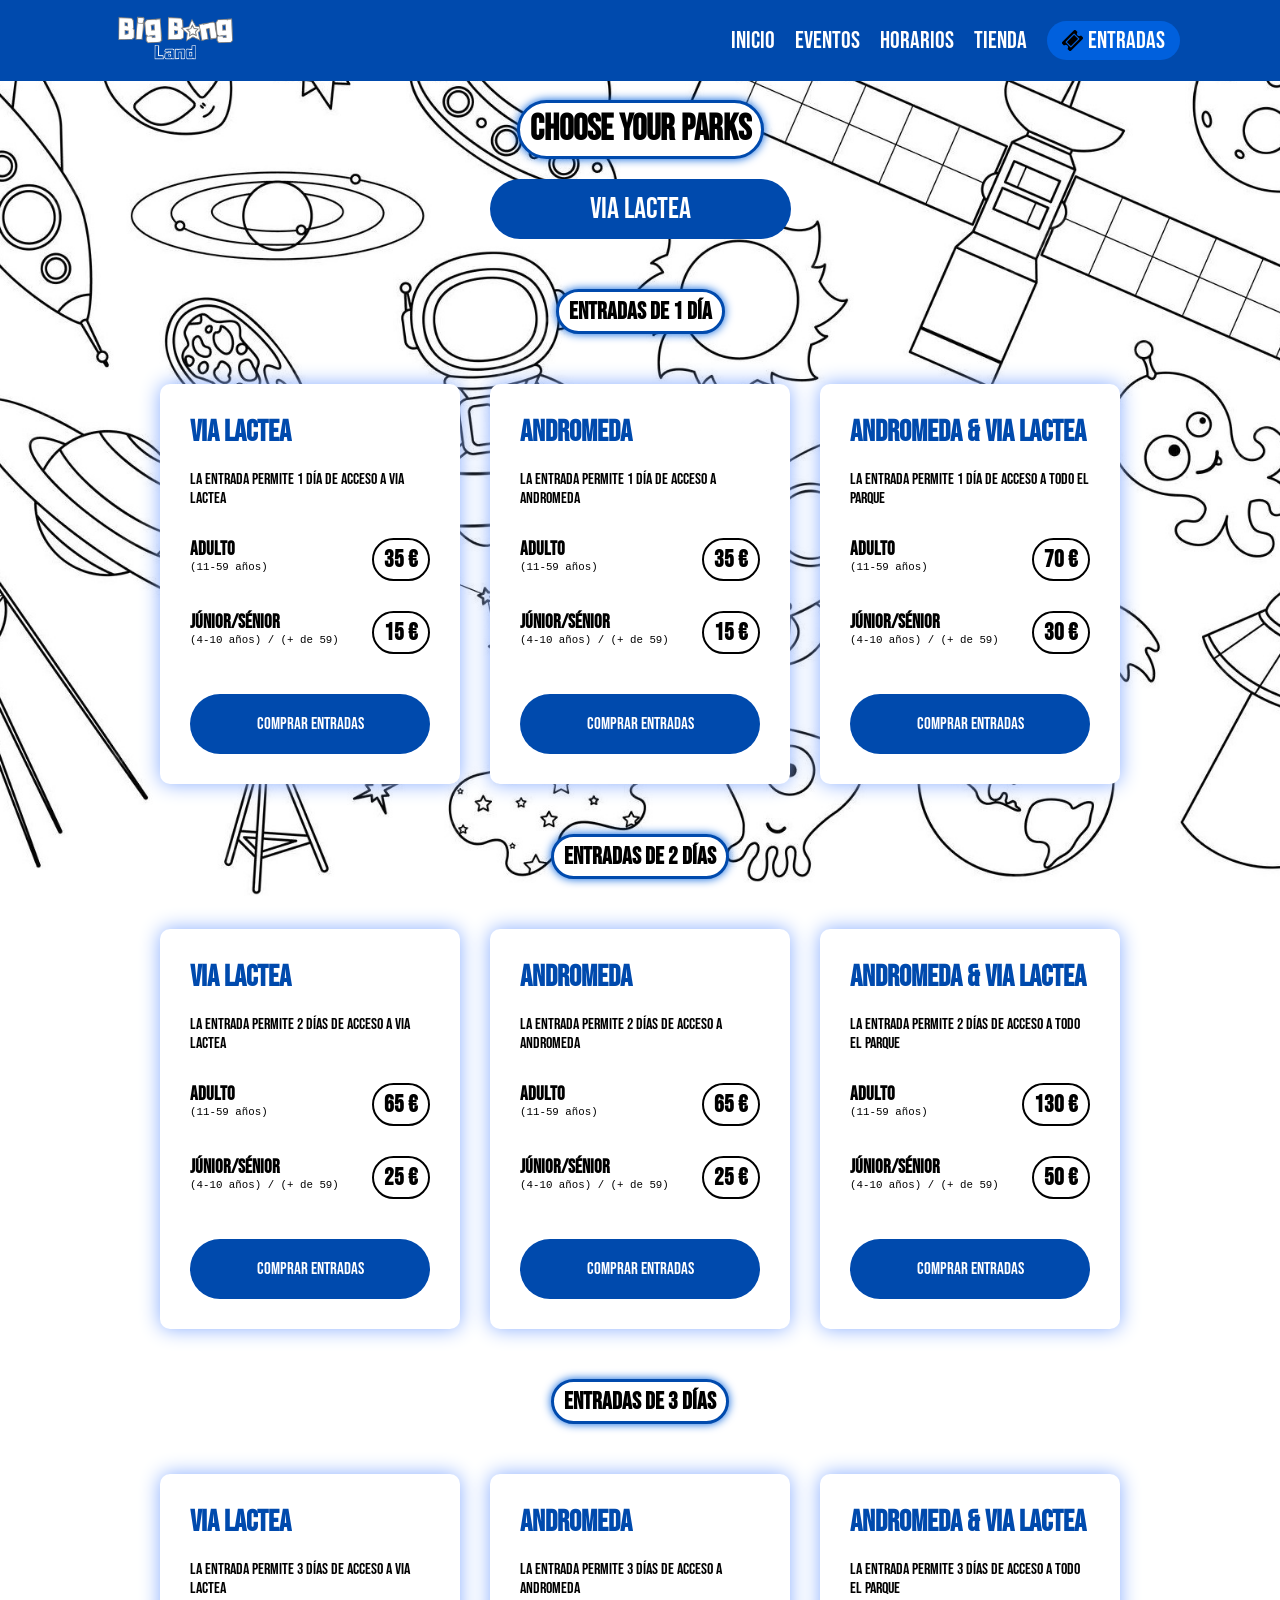
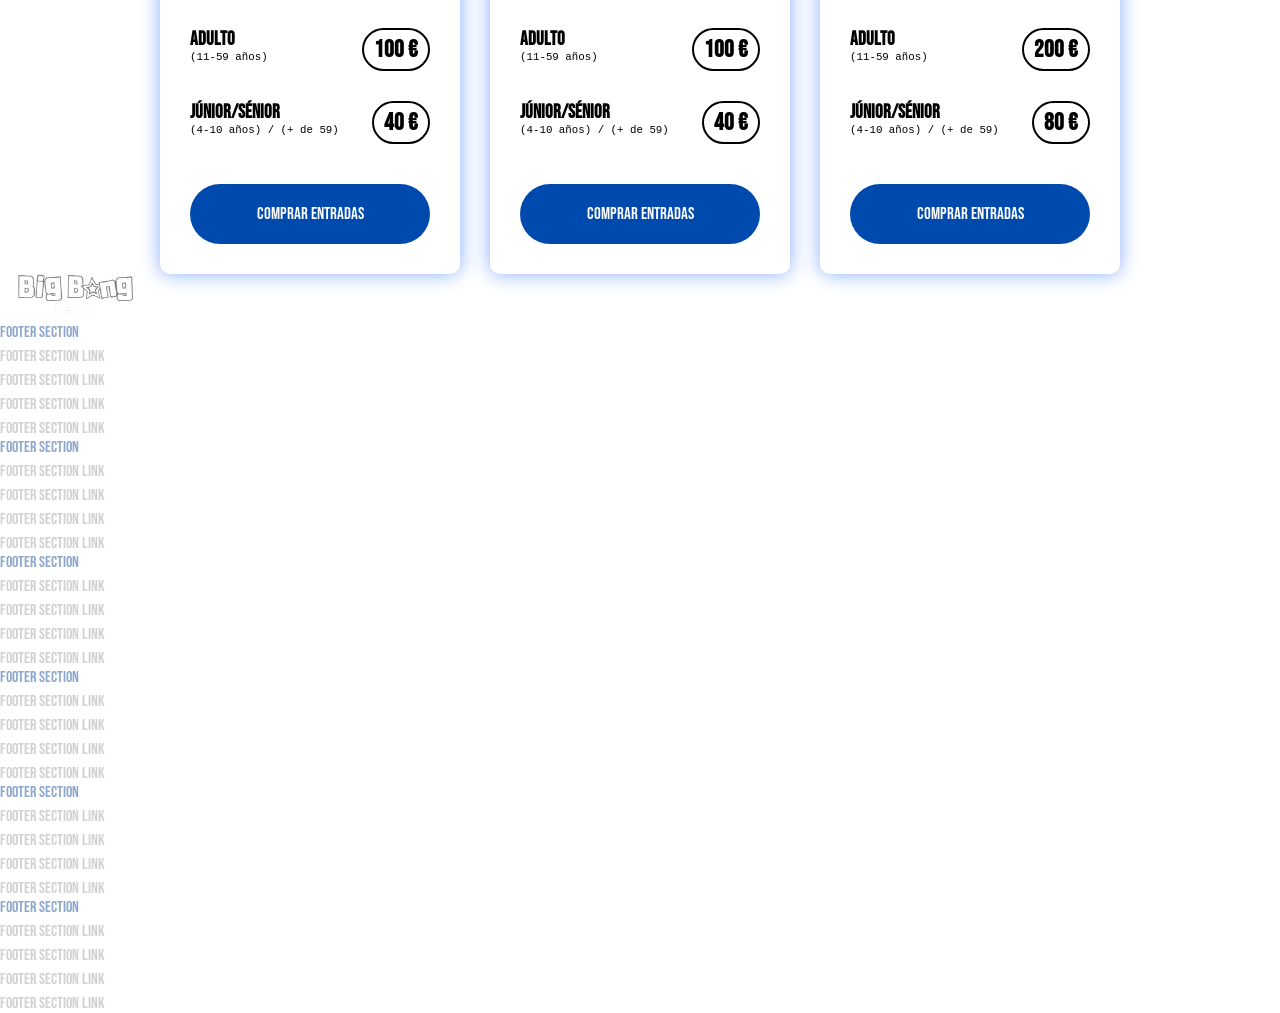
<file: entradas.html>
<!DOCTYPE html>
<html lang="en">

<head>
  <meta charset="UTF-8" />
  <meta name="viewport" content="width=device-width, initial-scale=1.0" />
  <link rel="stylesheet" href="styles/entradas.css" />
  <link rel="stylesheet" href="styles/main-styles.css">
  <title>ATRACCIONES</title>
</head>

<body>
  <header>
    <a href="index.html"><img src="assets/logo/large_transparent.png" alt="Header Logo" class="header-logo"></a>
    <nav>
      <ul>
        <li><a href="index.html">Inicio</a></li>
        <li><a href="eventos.html">Eventos</a></li>
        <li><a href="horarios.html">Horarios</a></li>
        <li><a href="tienda.html">Tienda</a></li>
        <a href="entradas.html" class="but-entradas but-entradas-checked">
          <img src="assets/img/cupon.png" alt="cupon" class="cupon-nav">
          Entradas
        </a>
      </ul>
    </nav>
  </header>

  <main>
    <section class="parks">
      <h1>Choose your parks</h1>
      <div class="box-selector">
        <p id="Choosed_Park">Via Lactea</p>

        <ul class="selector" id="Park_Selector">
          <li class="item">All parks</li>
          <li class="item choosed">Via Lactea</li>
          <li class="item">Andromeda</li>
        </ul>
      </div>
    </section>

    <section class="todas_entradas">
      <h2>Entradas de 1 día</h2>

      <div class="entradas">

        <div class="entrada">
          <h1>Via Lactea</h1>
          <p>La entrada permite 1 día de acceso a Via Lactea</p>

          <div class="prices">
            <div class="person">
              <h3>Adulto <h5>(11-59 años)</h5>
              </h3>
            </div>
            <div class="price">
              <h2>35 €</h2>
            </div>
          </div>

          <div class="prices">
            <div class="person">
              <h3>Júnior/Sénior <h5>(4-10 años) / (+ de 59)</h5>
              </h3>
            </div>
            <div class="price">
              <h2>15 €</h2>
            </div>
          </div>

          <button>Comprar entradas</button>
        </div>

        <div class="entrada">
          <h1>Andromeda</h1>
          <p>La entrada permite 1 día de acceso a Andromeda</p>

          <div class="prices">
            <div class="person">
              <h3>Adulto <h5>(11-59 años)</h5>
              </h3>
            </div>
            <div class="price">
              <h2>35 €</h2>
            </div>
          </div>

          <div class="prices">
            <div class="person">
              <h3>Júnior/Sénior <h5>(4-10 años) / (+ de 59)</h5>
              </h3>
            </div>
            <div class="price">
              <h2>15 €</h2>
            </div>
          </div>

          <button>Comprar entradas</button>
        </div>

        <div class="entrada">
          <h1>Andromeda & Via Lactea</h1>
          <p>La entrada permite 1 día de acceso a todo el parque</p>

          <div class="prices">
            <div class="person">
              <h3>Adulto <h5>(11-59 años)</h5>
              </h3>
            </div>
            <div class="price">
              <h2>70 €</h2>
            </div>
          </div>

          <div class="prices">
            <div class="person">
              <h3>Júnior/Sénior <h5>(4-10 años) / (+ de 59)</h5>
              </h3>
            </div>
            <div class="price">
              <h2>30 €</h2>
            </div>
          </div>

          <button>Comprar entradas</button>
        </div>

      </div>

      <h2>Entradas de 2 días</h2>

      <div class="entradas">

        <div class="entrada">
          <h1>Via Lactea</h1>
          <p>La entrada permite 2 días de acceso a Via Lactea</p>

          <div class="prices">
            <div class="person">
              <h3>Adulto <h5>(11-59 años)</h5>
              </h3>
            </div>
            <div class="price">
              <h2>65 €</h2>
            </div>
          </div>

          <div class="prices">
            <div class="person">
              <h3>Júnior/Sénior <h5>(4-10 años) / (+ de 59)</h5>
              </h3>
            </div>
            <div class="price">
              <h2>25 €</h2>
            </div>
          </div>

          <button>Comprar entradas</button>
        </div>

        <div class="entrada">
          <h1>Andromeda</h1>
          <p>La entrada permite 2 días de acceso a Andromeda</p>

          <div class="prices">
            <div class="person">
              <h3>Adulto <h5>(11-59 años)</h5>
              </h3>
            </div>
            <div class="price">
              <h2>65 €</h2>
            </div>
          </div>

          <div class="prices">
            <div class="person">
              <h3>Júnior/Sénior <h5>(4-10 años) / (+ de 59)</h5>
              </h3>
            </div>
            <div class="price">
              <h2>25 €</h2>
            </div>
          </div>

          <button>Comprar entradas</button>
        </div>

        <div class="entrada">
          <h1>Andromeda & Via Lactea</h1>
          <p>La entrada permite 2 días de acceso a todo el parque</p>

          <div class="prices">
            <div class="person">
              <h3>Adulto <h5>(11-59 años)</h5>
              </h3>
            </div>
            <div class="price">
              <h2>130 €</h2>
            </div>
          </div>

          <div class="prices">
            <div class="person">
              <h3>Júnior/Sénior <h5>(4-10 años) / (+ de 59)</h5>
              </h3>
            </div>
            <div class="price">
              <h2>50 €</h2>
            </div>
          </div>

          <button>Comprar entradas</button>
        </div>

      </div>

      <h2>Entradas de 3 días</h2>

      <div class="entradas">

        <div class="entrada">
          <h1>Via Lactea</h1>
          <p>La entrada permite 3 días de acceso a Via Lactea</p>

          <div class="prices">
            <div class="person">
              <h3>Adulto <h5>(11-59 años)</h5>
              </h3>
            </div>
            <div class="price">
              <h2>100 €</h2>
            </div>
          </div>

          <div class="prices">
            <div class="person">
              <h3>Júnior/Sénior <h5>(4-10 años) / (+ de 59)</h5>
              </h3>
            </div>
            <div class="price">
              <h2>40 €</h2>
            </div>
          </div>

          <button>Comprar entradas</button>
        </div>

        <div class="entrada">
          <h1>Andromeda</h1>
          <p>La entrada permite 3 días de acceso a Andromeda</p>

          <div class="prices">
            <div class="person">
              <h3>Adulto <h5>(11-59 años)</h5>
              </h3>
            </div>
            <div class="price">
              <h2>100 €</h2>
            </div>
          </div>

          <div class="prices">
            <div class="person">
              <h3>Júnior/Sénior <h5>(4-10 años) / (+ de 59)</h5>
              </h3>
            </div>
            <div class="price">
              <h2>40 €</h2>
            </div>
          </div>

          <button>Comprar entradas</button>
        </div>

        <div class="entrada">
          <h1>Andromeda & Via Lactea</h1>
          <p>La entrada permite 3 días de acceso a todo el parque</p>

          <div class="prices">
            <div class="person">
              <h3>Adulto <h5>(11-59 años)</h5>
              </h3>
            </div>
            <div class="price">
              <h2>200 €</h2>
            </div>
          </div>

          <div class="prices">
            <div class="person">
              <h3>Júnior/Sénior <h5>(4-10 años) / (+ de 59)</h5>
              </h3>
            </div>
            <div class="price">
              <h2>80 €</h2>
            </div>
          </div>

          <button>Comprar entradas</button>
        </div>

      </div>

    </section>
  </main>

  <footer>
    <a href="index2.html"><img src="assets/logo/large_transparent.png" alt="Header Logo" class="header-logo"></a>
    <div class="footer-section">
      <span>FOOTER SECTION</span>
      <a href="#">Footer section link</a>
      <a href="#">Footer section link</a>
      <a href="#">Footer section link</a>
      <a href="#">Footer section link</a>
    </div>
    <div class="footer-section">
      <span>FOOTER SECTION</span>
      <a href="#">Footer section link</a>
      <a href="#">Footer section link</a>
      <a href="#">Footer section link</a>
      <a href="#">Footer section link</a>
    </div>
    <div class="footer-section">
      <span>FOOTER SECTION</span>
      <a href="#">Footer section link</a>
      <a href="#">Footer section link</a>
      <a href="#">Footer section link</a>
      <a href="#">Footer section link</a>
    </div>
    <div class="footer-section">
      <span>FOOTER SECTION</span>
      <a href="#">Footer section link</a>
      <a href="#">Footer section link</a>
      <a href="#">Footer section link</a>
      <a href="#">Footer section link</a>
    </div>
    <div class="footer-section">
      <span>FOOTER SECTION</span>
      <a href="#">Footer section link</a>
      <a href="#">Footer section link</a>
      <a href="#">Footer section link</a>
      <a href="#">Footer section link</a>
    </div>
    <div class="footer-section">
      <span>FOOTER SECTION</span>
      <a href="#">Footer section link</a>
      <a href="#">Footer section link</a>
      <a href="#">Footer section link</a>
      <a href="#">Footer section link</a>
    </div>
  </footer>

  <script src="scripts/script2.js"></script>
</body>

</html>
</file>
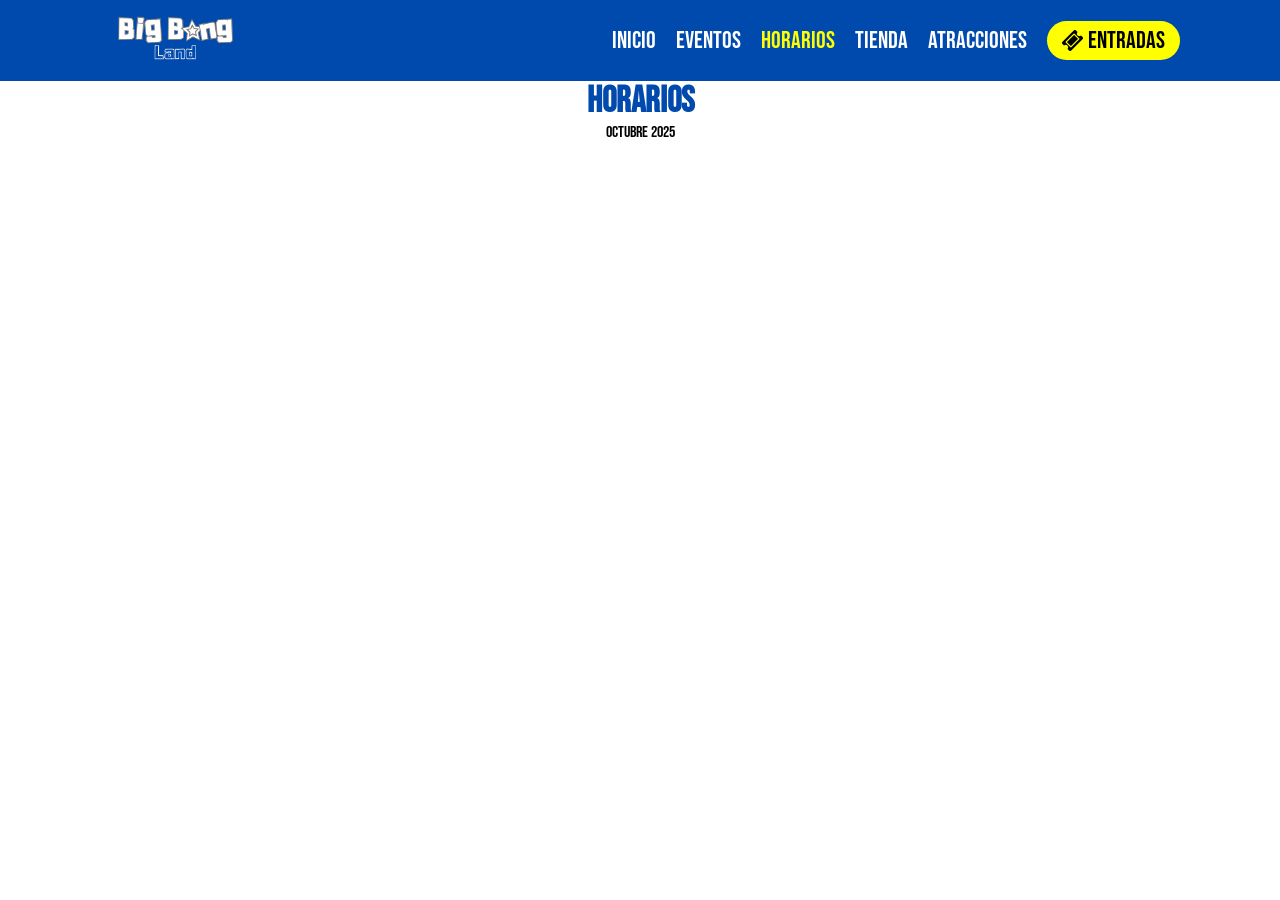
<file: horarios.html>
<!DOCTYPE html>
<html lang="en">
<head>
  <meta charset="UTF-8" />
  <meta name="viewport" content="width=device-width, initial-scale=1.0" />
  <link rel="stylesheet" href="styles/horarios.css" />
  <link rel="stylesheet" href="styles/style2.css">
  <link rel="stylesheet" href="styles/main-styles.css">
  <title>Horarios</title>
</head>
<body>
  <header>
    <a href="index.html"><img src="assets/logo/large_transparent.png" alt="Header Logo" class="header-logo"></a>
    <nav>
      <ul>
        <li><a href="index.html">Inicio</a></li>
        <li><a href="eventos.html">Eventos</a></li>
        <li><a href="horarios.html" class="header-link-marked">Horarios</a></li>
        <li><a href="tienda.html">Tienda</a></li>
        <li><a href="atracciones.html">atracciones</a></li>
        <a href="entradas.html" class="but-entradas">
                <img src="assets/img/cupon.png" alt="cupon" class="cupon-nav">
                Entradas
        </a>
      </ul>
    </nav>
  </header>

  <main>
    <div class="horarios">
        <div class="contenido">
            <h1>HORARIOS</h1>
            <div class="horario">
                <p>OCTUBRE 2025</p>
            </div>
        </div>
    </div>
  </main>


  <script src="scripts/script2.js"></script>
</body>
</html>
</file>
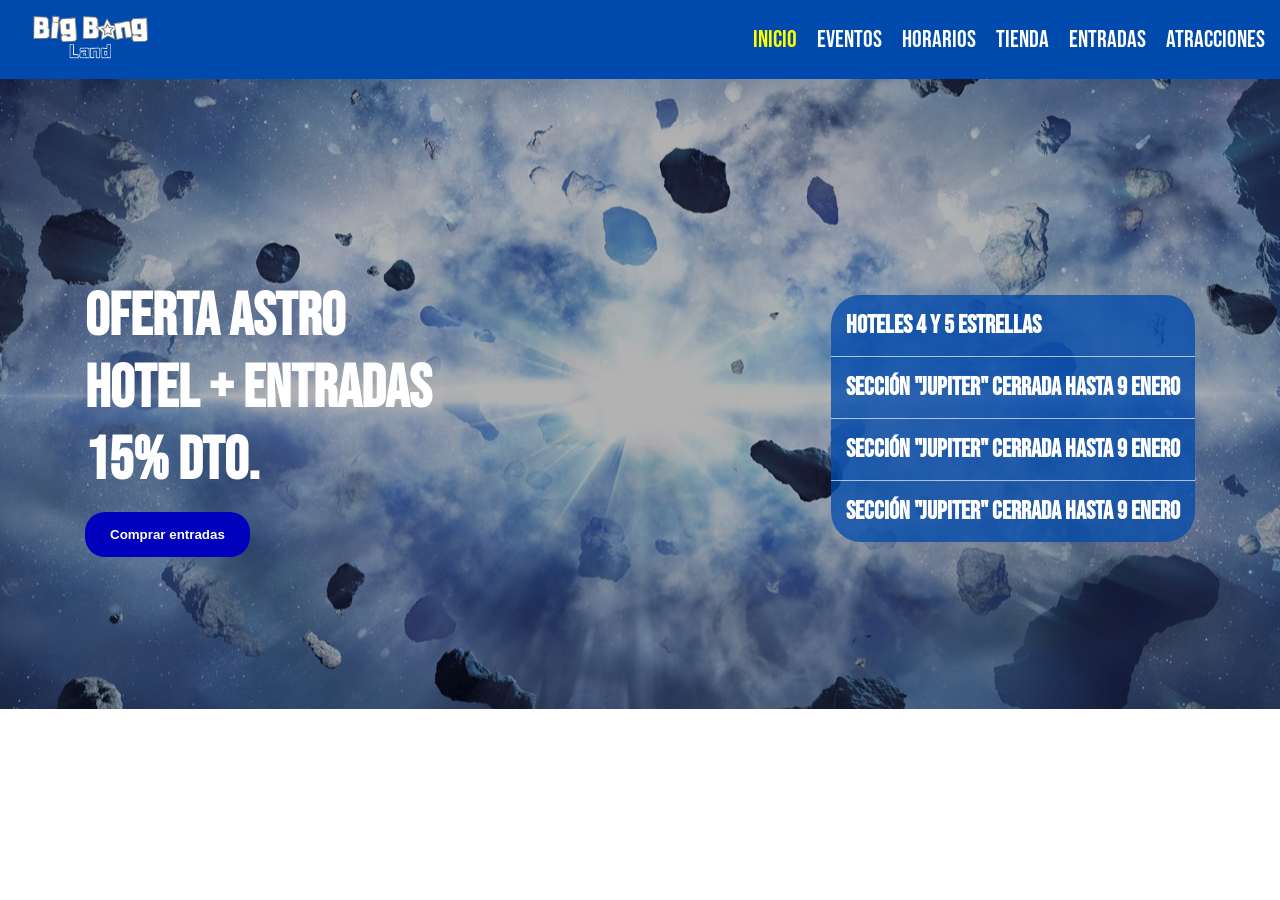
<file: index2.html>
<!DOCTYPE html>
<html lang="es">
<head>
    <meta charset="UTF-8">
    <meta name="viewport" content="width=device-width, initial-scale=1.0">
    <link rel="stylesheet" href="styles/style2.css">
    <title>Segundo parque</title>
</head>
<body>
    <header>
        <a href="index2.html"><img src="assets/logo/large_transparent.png" alt="Header Logo" class="header-logo"></a>
        <nav>
            <ul>
                <li><a class="selected" href="">Inicio</a></li>
                <li><a href="eventos.html">Eventos</a></li>
                <li><a href="horarios.html">Horarios</a></li>
                <li><a href="tienda.html">Tienda</a></li>
                <li><a href="entradas.html">Entradas</a></li>
                <li><a href="atracciones.html">atracciones</a></li>
            </ul>
        </nav>
    </header>

    <main>
        <section class="event">
            <div class="efect">
                <div class="descuento">
                    <h1>OFERTA ASTRO</h1>
                    <h1>HOTEL + ENTRADAS</h1>
                    <h1>15% dto.</h1>
                    <button class="buy_entradas" id="btn_entradas">Comprar entradas</button>
                </div>

                <div class="datos">
                    <h2>Hoteles 4 y 5 estrellas</h2>
                    <h2>Sección "Jupiter" cerrada hasta 9 enero</h2>
                    <h2>Sección "Jupiter" cerrada hasta 9 enero</h2>
                    <h2>Sección "Jupiter" cerrada hasta 9 enero</h2>
                </div>
            </div>
        </section>
    </main>

    <script src="scripts/script2.js"></script>
</body>
</html>
</file>
<file: styles/entradas.css>
/* Reset básico */
* {
  margin: 0;
  padding: 0;
  box-sizing: border-box;
  list-style: none;
  text-decoration: none;
}

body {
  margin-top: 100px;
  background-image: url("../assets/img/fondo-entradas.jpg");
  background-repeat: repeat;
  background-attachment: fixed;
  background-size: auto 100%;
  background-position: center;
  animation: moverFondo 2000s linear infinite;
}

@keyframes moverFondo {
  from{
    background-position: 0 0;
  }
  to{
    background-position: -30000px -10000px;
  }
}

/* Header */
header {
  position: fixed;
  top: 0;
  left: 0;
  width: 100%;
  z-index: 1000;
  padding: 15px;
  background-color: #004aad;
  display: flex;
  justify-content: space-between;
  align-items: center;
}

header h1 {
  color: #fff;
  font-size: 25px;
}

header nav ul {
  display: flex;
  align-items: center;
  gap: 20px;
}

header nav ul li a {
  color: #fff;
  font-size: 16px;
}

.cupon-nav{
  height: 21px;
  width: 21px;
}

/* Main */

main{
  margin-top: 100px;
  display: flex;
  flex-direction: column;
  align-items: center;
}

.parks{
  display: flex;
  flex-direction: column;
  align-items: center;
}

.parks h1, .todas_entradas h2{
  background-color: #fff;
  color: #000;
  border: 3px solid #004aad;
  box-shadow: 0 0 10px #0060dd;
  padding: 5px 10px;
  border-radius: 40px;
} 

/* Eleccion parques */

.box-selector{
  display: flex;
  flex-direction: column;
  align-items: center;
}

#Choosed_Park{
  width: 301px;
  height: 60px;
  margin-top: 20px;
  padding: 10px;
  background-color: #004aad;
  color: #fff;
  border-radius: 50px;
  font-size: 30px;
  transition: all 0.5s;
  cursor: pointer;
  display: flex;
  align-items: center;
  justify-content: center;
}

#Choosed_Park:hover{
  background-color: #0060dd;
  scale: 1.05;
}

.selector{
  display: none;
  align-items: center;
  gap: 60px;
  margin-top: 10px;
}

.item{
  background-color: #5D73A2;
  color: #fff;
  border-radius: 15px;
  width: 301px;
  height: 56px;
  font-size: 30px;
  cursor: pointer;
  transition: all 0.5s;
  display: flex;
  align-items: center;
  justify-content: center;
}

.item:hover{
  scale: 1.05;
}

.selector .choosed{
  border: 3px solid #ffff00;  
}

/* Entradas */

.todas_entradas{
  display: flex;
  flex-direction: column;
  align-items: center;
  gap: 50px;
  margin-top: 50px;
}

.entradas{
  display: flex; 
  align-items: center;
  gap: 30px;
}

.entrada{
  height: 400px;
  width: 300px;
  padding: 30px;
  background-color: #fff;
  box-shadow: 0 0 20px #89aeff;
  border-radius: 10px;
  display: flex;
  flex-direction: column;
  gap: 20px;
}

.entrada h1{
  font-size: 30px;
}

.prices{
  padding-top: 10px;
  display: flex;
  justify-content: space-between;
  gap: 10px;
}

.price h2{
  box-shadow: none;
  color: #000;
  background-color: #fff;
  border: 2px solid black;
}

.person h5{
  font-family: monospace;
  font-weight: 100;
}

.entrada button{
  margin-top: 20px;
  padding: 20px;
  border: none;
  border-radius: 50px;
  font-family: "Bebas Neue", sans-serif;
  font-size: 17px;
  background-color: #004aad;
  color: #fff;
  transition: all 0.5s;
  cursor: pointer;
}

.entrada button:hover{
  background-color: #0060dd;
  scale: 1.05;
}

.colaps{
  padding: 20px 50px;
  border-radius: 30px;
  border: none;
  background-color: #0060dd;
  color: #fff;
  cursor: pointer;
  transition: all 0.5s;
}

.colaps:hover{
  scale: 1.05;
  background-color: #004aad;
}
</file>
<file: styles/main-styles.css>
@import url('https://fonts.googleapis.com/css2?family=Bebas+Neue&display=swap');
@font-face {
  font-family: 'Adumu';
  src: url('/assets/fonts/adumu/Adumu.ttf') format('truetype');
  font-weight: normal;
  font-style: normal;
}

.but-entradas{
  background-color: #FFFF00;
  border-radius: 50px;
  padding: 0 20px;
  display: flex;
  align-items: center;
  gap: 5px;
}

.but-entradas a{
  color: #000;
  margin-block: 6px;
}

.cupon-nav{
  height: 21px;
  width: 21px;
}

/* Variables CSS */
:root {
  --main-color: #004aad;
  --main-buttton-color: #004aad;
  --hover-button-color: #0060dd;
  --clear-gray: rgb(202, 202, 202);
  --yellow: #ffff00;
  --text-gray: rgb(209, 209, 209);
  --blue-gray: #8DA8CC;
}

.white {
  color: #fff;
}

.transparent {
  background-color: transparent;
  transition: background-color .3s;
}

/* Reset básico */
* {
  margin: 0;
  padding: 0;
  box-sizing: border-box;
  list-style: none;
  text-decoration: none;
  font-family: "Bebas Neue", sans-serif;
}

.header-logo {
  width: 150px;
}

/* Clases reutilizables */

/* Header */
header {
  position: fixed;
  top: 0;
  left: 0;
  width: 100%;
  z-index: 1000;
  padding: 15px 100px;
  background-color: var(--main-color);
  display: flex;
  justify-content: space-between;
  align-items: center;
  transition: background-color .3s;
}

h1 {
  color: var(--main-color);
  font-size: 36px;
}

header h1 {
  color: #fff;
  font-size: 25px;
}

header nav ul {
  display: flex;
  align-items: center;
  gap: 20px;
}

header nav ul li a {
  color: #fff;
  font-size: 24px;
}

.header-link-marked {
  color: var(--yellow);
}

.but-entradas{
  background-color: #FFFF00;
  border-radius: 50px;
  padding: 5px 15px;
  display: flex;
  align-items: center;
  gap: 5px;
  color: #000;
  font-size: 24px;
  margin-block: 6px;
  transition: all 0.3s;
}

.but-entradas-checked{
  background-color: var(--hover-button-color);
  color: white;
  transition: all 0.3s;
}

.cupon-nav{
  height: 21px;
  width: 21px;
}

/* Footer */
.sec-1 {
  display: flex;
  flex-direction: row;
  background-color: var(--main-color);
  padding: 45px 15px;
  display: flex;
  margin-top: 50px;
  justify-content: space-around;
  align-items: start;
}

.sec-2{
  display: flex;
  justify-content: center;
  align-items: center;
  background-color: var(--blue-gray);
  padding: 7px;
}

.sec-2 h2{
  color: #4D5E82;
  font-size: 17px;
}

.footer-section {
  display: flex;
  flex-direction: column;
  gap: 5px;
}

.footer-section span {
  color: var(--blue-gray);
}

.footer-section a {
  color: var(--text-gray);
}

.logo{
  display: flex;
  flex-direction: column;
  align-items: center;
  gap: 20px;
}

.social_list{
  display: flex;
  flex-direction: column;
  gap: 10px;
}

.social{
  display: flex;
  align-items: center;
  gap: 5px;
}

.social h2{
  color: #fff;
  font-size: 20px;
}

.social-logo{
  width: 23px;
}

/* Hero section */
  
.hero-section{
    background-image: url("/assets/img/fondo principal.jpg");
    background-repeat: none;
    background-position: center;
    max-width: 100%;
    height: 80vh;
}

.effect{
    max-width: 100%;
    height: 100%;
    background-color: rgba(0, 0, 0, 0.3);
    color: #fff;
    display: flex;
    align-items: center;
    justify-content: center;
    gap: 400px;
    padding-top: 50px;
}

.descuento {
  display: flex;
  flex-direction: column;
  gap: 20px;
}

.descuento h1{
  font-size: 60px;
}

.offer-mark {
  background-color: yellow;
  color: black;
  text-align: center;
  border-radius: 5px;
}

.button{
    padding: 15px 25px;
    font-weight: 500;
    text-align: center;
    border-radius: 15px;
    border: none;
    font-size: 25px;
    background-color: var(--main-buttton-color);
    color: #fff;
    cursor: pointer;
    transition: all 0.3s;
}

.button:hover{
    background-color: #fff;
    color: var(--main-color);
    transition: all 0.3s;
}

.datos{
  background-color: var(--main-color);
  display: flex;
  flex-direction: column;
  border-radius: 30px;
}

.datos h2{
  padding: 15px;
  border-bottom: solid 1px #ffffffa3;
  font-size: 25px;
  background-color: var(--main-buttton-color);
  color: #fff;
  cursor: pointer;
  transition: all 0.3s;
}
</file>
<file: styles/horarios.css>
.horarios{
    display: flex;
    flex-direction: column;
    height: 80vh;
    margin-top: 5em;
}

.contenido{
    display: flex;
    flex-direction: column;
    justify-content: center;
    align-items: center;
    width: 100%;
}
</file>
<file: styles/style2.css>
@import url('https://fonts.googleapis.com/css2?family=Bebas+Neue&display=swap');
@font-face {
  font-family: 'Adumu';
  src: url('/assets/fonts/adumu/Adumu.ttf') format('truetype');
  font-weight: normal;
  font-style: normal;
}

/* Reset básico */
* {
  margin: 0;
  padding: 0;
  box-sizing: border-box;
  list-style: none;
  text-decoration: none;
}

body {
  font-family: "Bebas Neue", sans-serif;
}

.header-logo {
  width: 150px;
}

/* Header */
header {
  position: fixed;
  position: relative;
  top: 0;
  left: 0;
  width: 100%;
  z-index: 1000;
  padding: 15px;
  background-color: #004aad;
  display: flex;
  justify-content: space-between;
  align-items: center;
}

header h1 {
  color: #fff;
  font-size: 25px;
}

header nav ul {
  display: flex;
  gap: 20px;
}

header nav ul li a {
  color: #fff;
  font-size: 24px;
}

/* Eventos */
  
.event{
    background-image: url("/assets/img/fondo principal.jpg");
    background-repeat: none;
    background-position: center;
    max-width: 100%;
    height: 70vh;
}

.efect{
    max-width: 100%;
    height: 100%;
    background-color: rgba(0, 0, 0, 0.3);
    color: #fff;
    display: flex;
    align-items: center;
    justify-content: center;
    gap: 400px;
    padding-top: 50px;
}

.descuento h1{
  font-size: 60px;
}

.buy_entradas{
    margin-top: 15px;
    padding: 15px 25px;
    font-weight: bold;
    border-radius: 20px;
    border: none;
    background-color: rgb(0, 0, 189);
    color: #fff;
    cursor: pointer;
}

.buy_entradas:hover{
    background-color: rgba(0, 0, 189, 0.493);
}

.datos{
  background-color: #004aadc1;
  display: flex;
  flex-direction: column;
  border-radius: 30px;
}

.datos h2{
  padding: 15px;
  border-bottom: solid 1px #ffffffa3;
  font-size: 25px;
}

.datos h2:last-child{
  border: none;
}

.selected{
  color: yellow;
}
</file>
